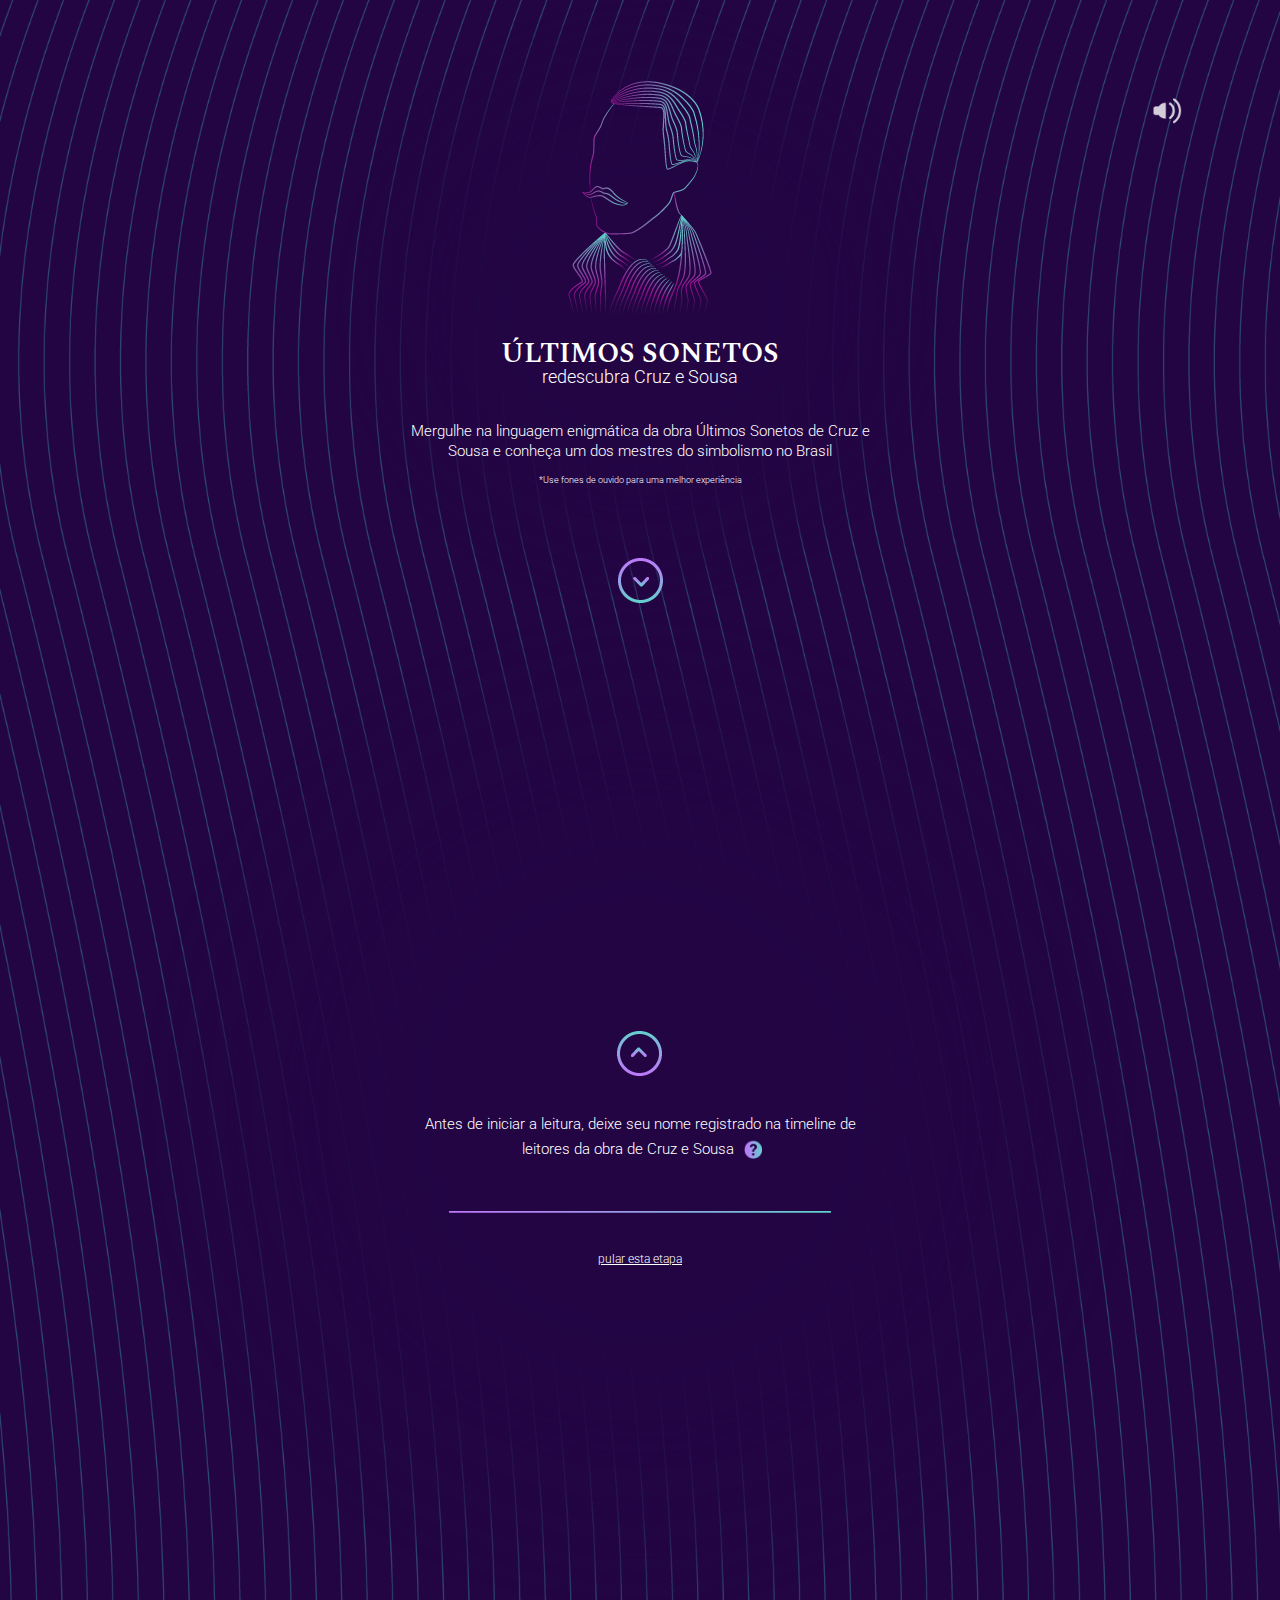
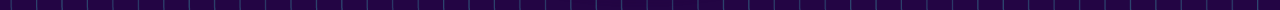
<file: index.html>
<!DOCTYPE html>
<html lang="pt-br">

<head>
  <meta charset="UTF-8" />
  <title>Últimos Sonetos</title>
  <link rel="stylesheet" href="css/general.css">
  <link href="https://fonts.googleapis.com/css?family=Spectral:300,300i,400,400i,500,500i,600,600i,700,700i,800" rel="stylesheet">
  <link href="https://fonts.googleapis.com/css?family=Roboto:300,400,400i,500,700" rel="stylesheet">
</head>

<body>
  <div class="container">
    <iframe src="audio/satie-n1.mp3" allow="autoplay" id="iframe-satie-n1"></iframe>

    <a class="sound"></a>
    <section class="home">
      <article class="intro" id="intro">
        <img src="images/gradiente.png" alt="Cruz e Sousa">
        <h1>Últimos Sonetos</h1>
        <h2>redescubra Cruz e Sousa</h2>
        <p>Mergulhe na linguagem enigmática da obra Últimos Sonetos de Cruz e Sousa e conheça um dos mestres do
          simbolismo no Brasil</p>
        <small>*Use fones de ouvido para uma melhor experiência</small>
        <a href="#guestbook" class="next bottom scroll"></a>
      </article>
    </section>

    <section class="guestbook">
      <article class="intro" id="guestbook">
        <a href="#intro" class="next top scroll"></a>
        <form action="" autocomplete="off" >
          <label for="name">Antes de iniciar a leitura, deixe seu nome registrado na timeline de leitores da obra de
            Cruz e Sousa
            <div class="btn btn-primary tooltip">
              <div class="right">
                <p>A timeline funciona como um livro de visitas do site, é uma forma de deixar sua marca registrada
                  junto aos outros leitores de Cruz e Sousa!</p>
                <i></i>
              </div>
            </div>
          </label>

          <input type="text" id="name" name="name" />
        </form>
        <a href="chapter1.html" class="ignore">pular esta etapa</a>
        <a href="chapter1.html" class="start-reading hidden">iniciar leitura</a>
      </article>
    </section>
  </div>

  <script src="js/jquery-3.3.1.min.js"></script>
  <script src="js/main.js"></script>
</body>

</html>
</file>
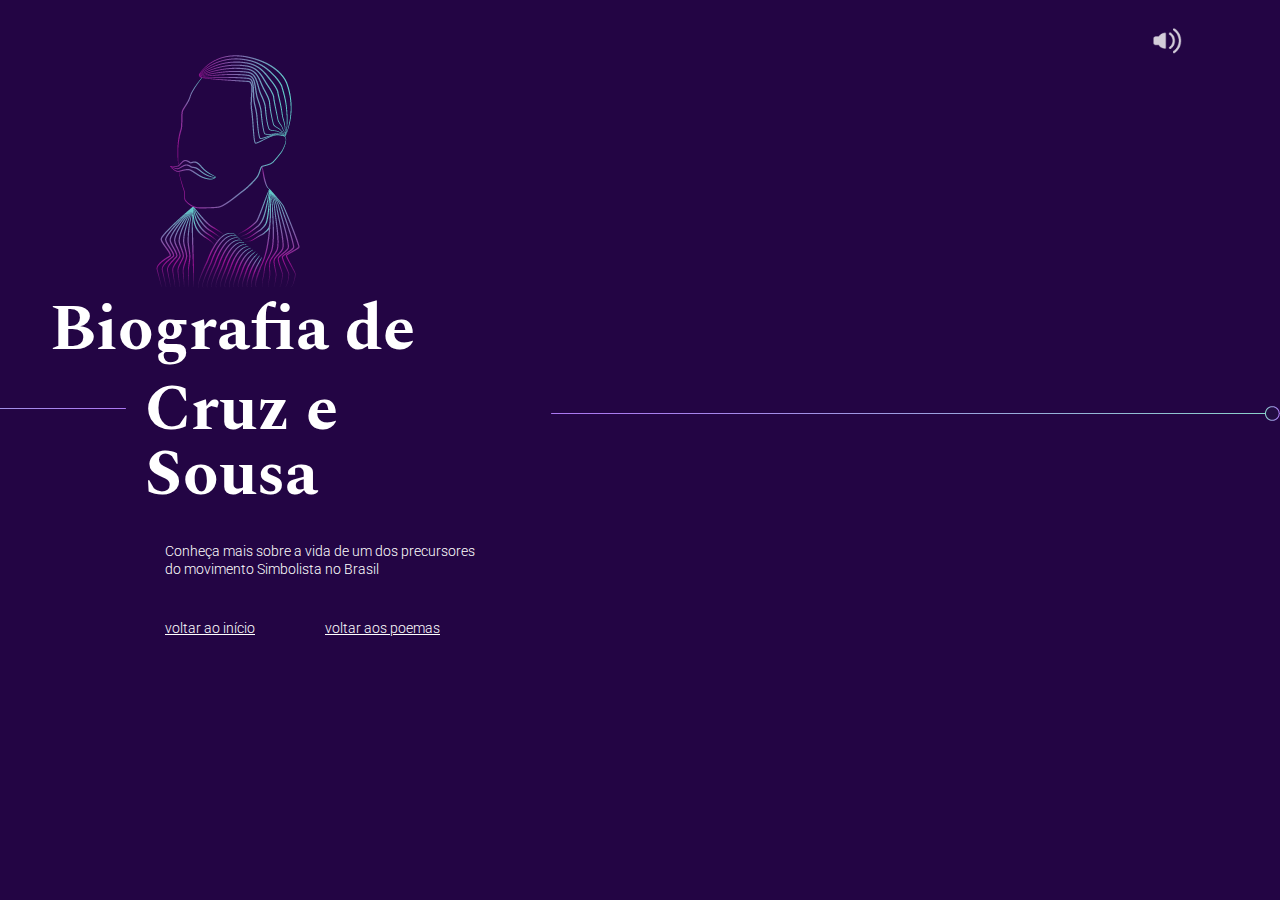
<file: bio.html>
<!DOCTYPE html>
<html lang="pt-br">

<head>
  <meta charset="UTF-8" />
  <title>Últimos Sonetos</title>
  <link rel="stylesheet" href="css/general.css">
  <link href="https://fonts.googleapis.com/css?family=Spectral:300,300i,400,400i,500,500i,600,600i,700,700i,800" rel="stylesheet">
  <link href="https://fonts.googleapis.com/css?family=Roboto:300,400,400i,500,700" rel="stylesheet">
</head>

<body class="bio-body">
  <div class="timeline"></div>
  <div class="container container-flex">
          <iframe src="audio/satie-n1.mp3" allow="autoplay" id="iframe-satie-n3"></iframe>
    <a href="#" class="sound"></a>
    <section class="bio-introduce">
      <img src="images/gradiente.png" alt="Gradient" />
      <h1 class="main-title">Biografia de</h1>
      <h1 class="main-title part-2">Cruz e Sousa</h1>

      <p>Conheça mais sobre a vida de um dos precursores <br>
        do movimento Simbolista no Brasil</p>
      <ul class="menu">
        <li>
          <a href="index.html" class="back-home">voltar ao início</a>
        </li>
        <li>
          <a href="chapter3.html" class="back-home">voltar aos poemas</a>
        </li>
      </ul>
  </div>

  <div class="years-info">
    <section class="year-info">
      <h2 class="year-info-number">1861</h2>
      <div>
        <h3 class="year-info-title">Nascimento de Cruz e Sousa na Ilha Nossa Senhora do Desterro, atual Florianópolis</h3>
        <p>João da Cruz e Sousa nasceu em 24 de novembro de 1861, dia de São Jõao da Cruz, de quem proveio seu nome.
          Era filho de Guilherme, mestre-pedreiro escravo, e de Carolina Eva da Conceição, lavadeira, que trabalhavam
          para Guilherme Xavier de Sousa e Clarinda Fagundes de Sousa, deles recebendo o sobrenome Sousa. Não tendo
          filhos, o casal acolheu o pequeno João e, desde seus 4 anos, Dª Clarinda o alfabetizou. João da Cruz abraçou
          os estudos e, desde jovem, vislumbrou na poesia/arte um modo de projetar-se, de ascender socialmente.</p> 
      </div>

      <div class="info-image">
        <img src="images/santa-catarina.png" alt="Santa Catarina" />
      </div>
    </section>

    <section class="year-info">
      <h2 class="year-info-number">1883</h2>
      <div>
          <h3 class="year-info-title">Inicia suas atividades no jornalismo e na literatura e ajuda a fundar a “Escola
        Nova”</h3>
        <p>Buscou aparecer em várias atividades, no jornalismo e na literatura, redatoriando jornais como Colombo -
          Periódico Crítico e Literário; O Moleque, periódico crítico e rebelde que sobreviveu apenas um ano e Tribuna
          Popular, destacada folha literária, época em que estreitou amizade com Virgílio Várzea, com quem, igualmente,
          desenvolveu suas aspirações literárias, iniciando ambos a "Escola Nova", reação contra os românticos, para
          implantar o Realismo/Parnasianismo, a partir de 1883.</p>
        </div>

      <div class="info-link">
        <p>Leia as revistas O Moleque através do Biblioteca Digital da Universidade Federal de Santa Catarina:</p>
        <a target="_blank" href="https://www.literaturabrasileira.ufsc.br/documentos/?id=214425&locale=pt_BR" class="ler-o-moleque">Ler o moleque</a>
      </div>
    </section>

    <section class="year-info">
      <h2 class="year-info-number">1885</h2>
      <div>
        <h3 class="year-info-title">Publica sua primeira obra:Tropos e Fantasias</h3>
        <p>Cruz e Sousa empregou-se como "ponto", na Companhia Dramática Moreira de Vasconcelos, percorrendo grande
          parte do Brasil, enquanto compõe versos e escritos abolicionistas. Em 1885, Cruz e Sousa com Virgílio Várzea
          estreiam em livro com Tropos e Fantasias, em cuja capa Cruz anuncia mais quatro livros.</p>
      </div>

      <div class="info-link">
        <p>Leia a obra completa através do Biblioteca Digital da Universidade Federal de Santa Catarina:</p>
        <a target="_blank" href="https://www.literaturabrasileira.ufsc.br/documentos/?id=142669" class="ler-tropos-e-fantasias">Ler tropos e fantasias</a>
      </div>
    </section>

    <section class="year-info">
      <h2 class="year-info-number">1889</h2>
      <div>
        <h3 class="year-info-title">Muda-se para o Rio de Janeiro</h3>
        <p>Na Província, o ambiente cultural era reduzido demais para quem aspirasse a maiores ideais. Assim, em 1889,
          Cruz e Sousa tentou uma primeira estadia no Rio de Janeiro, mas não logrou sobreviver no jornalismo. Na sua
          Desterro, no entanto, não vislumbrava futuro. Em agosto de 1890 falece sua mãe Carolina e no fim do ano
          transfere-se definitivamente para a recém tornada Capital da República. Através de amigos, obtém emprego no
          jornal Cidade do Rio.</p>
      </div>

      <div class="info-image">
        <img src="images/rio-de-janeiro.png" alt="Rio de Janeiro" />
      </div>
    </section>

    <section class="year-info">
      <h2 class="year-info-number">1893</h2>
      <div>
        <h3 class="year-info-title">Publica Missal e Broquéis</h3>
        <p>1893 é seu ano decisivo. Domingos de Magalhães publica dois livros seus: a prosa de Missal e os poemas de
          Broquéis. Seu poema constituía a mais elevada expressão dos novos, consubstanciando uma nova escola - o
          Simbolismo. Entretanto, esse entusiasmo do grupo dos novos não era compartilhado pela sociedade, exigindo do
          poeta abnegação e persistência. No final do ano, casou-se com Gavita Rosa Gonçalves.</p>
      </div>
      <div class="info-link">
        <p>Leia as obras completas através do Portal do Domínio Público:</p>
        <div class="flex-container">
          <a target="_blank" href="http://www.dominiopublico.gov.br/pesquisa/DetalheObraForm.do?select_action=&co_obra=1748" class="ler-missais">Ler Missal</a>
          <a target="_blank" href="http://www.dominiopublico.gov.br/pesquisa/DetalheObraForm.do?select_action=&co_obra=16613" class="ler-broqueis">Ler Broquéis</a>
        </div>
      </div>
    </section>

    <section class="year-info">
      <h2 class="year-info-number">1897</h2>
      <div>
        <h3 class="year-info-title">Muda-se para Minas Gerais para cuidar da sua saúde</h3>
        <p>Seu drama tornava-se insuperável: excluído da boa sociedade; excluído das redações jornalísticas não
          reconhecido em sua arte poética. Em família, a pobreza rondava o lar. Casado, logo nasceu-lhe o primeiro
          filho, depois o segundo. As doenças - de subnutrição - sucediam-se. Nasceu o terceiro filho e a esposa
          perdeu, por seis meses, o controle da mente. Dois filhos morrem. Enquanto tal sucedia, Cruz e Sousa escreveu
          os poemas que constituem o ápice da sua criação: Faróis e Últimos Sonetos. Esperando o quarto filho, em fins
          de 1897, declara-se a tuberculose. O poeta busca, enfim, melhora nas montanhas mineiras.</p>
      </div>
      <div class="info-image">
        <img src="images/minas-gerais.png" alt="Minas Gerais">
      </div>
    </section>

    <section class="year-info">
      <h2 class="year-info-number">1898</h2>
      <div>
        <h3 class="year-info-title">Morte de Cruz e Sousa e publicaçãode Faróis e Últimos Sonetos</h3>
        <p>Ainda em Minas Gerais, em 19 de março de 1898, morre Cruz e Sousa e seu corpo é transportado para o Rio de
          Janeiro. Nestor Vitor promoveu a edição de Faróis, no Rio de Janeiro, em 1900, com auxílio de Gustavo
          Santiago e Olieira Gomes. Em 1905, também Nestor Vitor, residindo em Paris, publicou Últimos Sonetos.</p>
      </div>
      <div class="info-link">
        <p>Leia as obras completas através do Portal do Domínio Público:</p>
        <div class="flex-container">
          <a target="_blank" href="http://www.dominiopublico.gov.br/pesquisa/DetalheObraForm.do?select_action=&co_obra=16614" class="ler-farois">Ler Faróis</a>
          <a target="_blank" href="http://www.dominiopublico.gov.br/pesquisa/DetalheObraForm.do?select_action=&co_obra=2090" class="ler-ultimos-sonetos">Ler Últimos Sonetos</a>
        </div>
      </div>
    </section>
  </div>
  <script src="js/jquery-3.3.1.min.js"></script>
  <script src="js/main.js"></script>
</body>

</html>
</file>
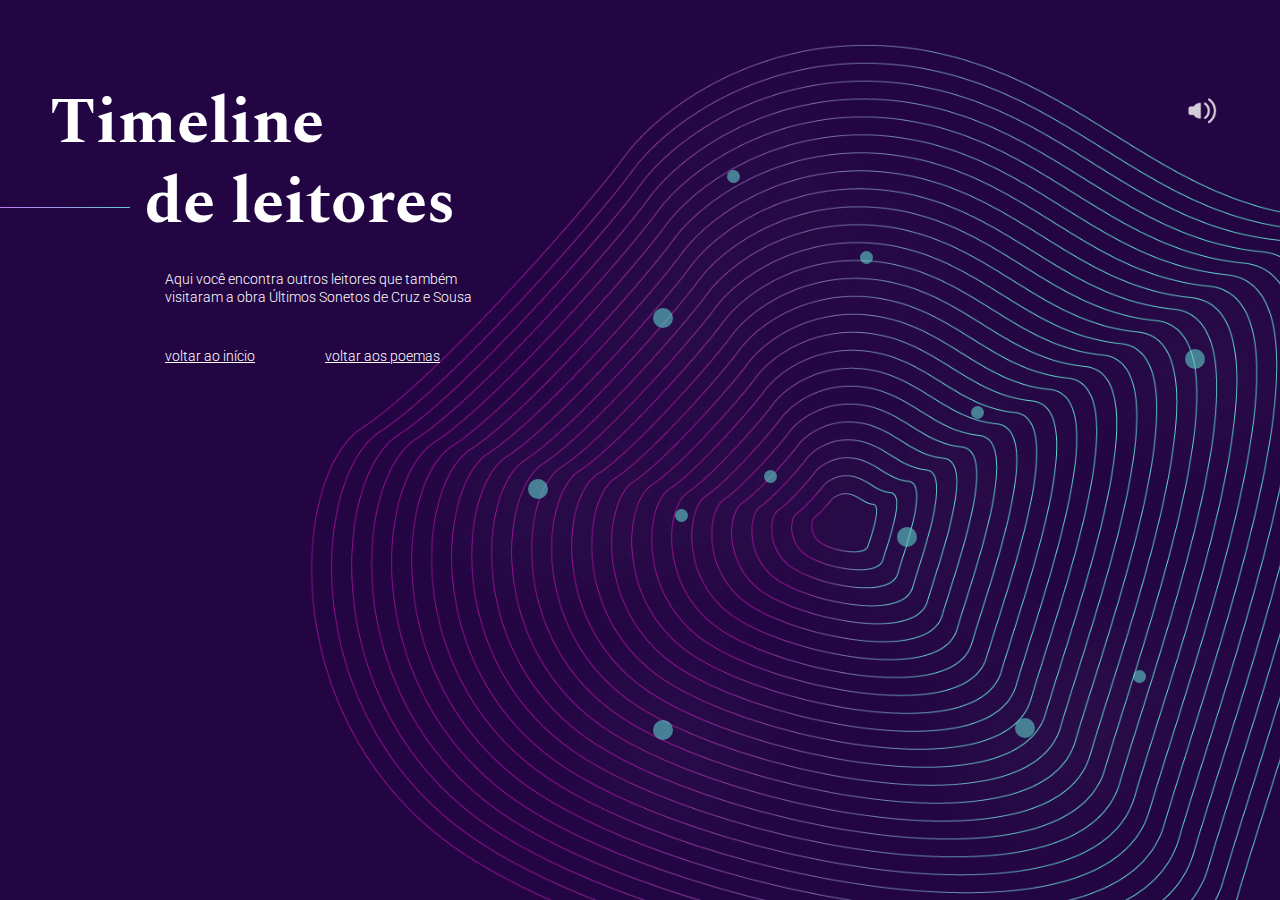
<file: timeline.html>
<!DOCTYPE html>
<html lang="pt-br">

<head>
  <meta charset="UTF-8" />
  <title>Últimos Sonetos</title>
  <link rel="stylesheet" href="css/general.css">
  <link href="https://fonts.googleapis.com/css?family=Spectral:300,300i,400,400i,500,500i,600,600i,700,700i,800" rel="stylesheet">
  <link href="https://fonts.googleapis.com/css?family=Roboto:300,400,400i,500,700" rel="stylesheet">
</head>

<body class="bio-body timeline-body">
  <div class="container container-flex">
    <iframe src="audio/satie-n1.mp3" allow="autoplay" id="iframe-satie-n3"></iframe>
    <a href="#" class="sound"></a>
    <section class="bio-introduce">
      <h1 class="main-title">Timeline </h1>
      <h1 class="main-title part-2">de leitores</h1>

      <p>Aqui você encontra outros leitores que também <br>
        visitaram a obra <i>Últimos Sonetos</i> de Cruz e Sousa</p>
      <ul class="menu">
        <li>
          <a href="index.html" class="back-home">voltar ao início</a>
        </li>
        <li>
          <a href="chapter3.html" class="back-home">voltar aos poemas</a>
        </li>
      </ul>
    </section>
    <section class="main-timeline">
      <article class="user user1">            
        <div class="more-info right">
          <i>Malu</i>
          <p>Visitou a obra de Cruz e Sousa em 21/11/2018</p>
        </div>
      </article>
      <article class="user user2">
        <div class="more-info right">
          <i>Vitor Ferreira</i>
          <p>Visitou a obra de Cruz e Sousa em 21/11/2018</p>
        </div>
      </article>
      <article class="user user3">
        <div class="more-info right">
          <i>Ana Mendes</i>
          <p>Visitou a obra de Cruz e Sousa em 20/11/2018</p>
        </div>
      </article>
      <article class="user user4">
        <div class="more-info right">
          <i>Pedro Silva</i>
          <p>Visitou a obra de Cruz e Sousa em 20/11/2018</p>
        </div>
      </article>
      <article class="user user5">
        <div class="more-info right">
          <i>Luiz Almeida</i>
          <p>Visitou a obra de Cruz e Sousa em 19/11/2018</p>
        </div>
      </article>
      <article class="user user6">
        <div class="more-info right">
          <i>Patrícia Souza</i>
          <p>Visitou a obra de Cruz e Sousa em 19/11/2018</p>
        </div>
      </article>
      <article class="user user7">
        <div class="more-info right">
          <i>Sabrina Rodrigues</i>
          <p>Visitou a obra de Cruz e Sousa em 19/11/2018</p>
        </div>
      </article>
      <article class="user user8">
        <div class="more-info right">
          <i>Dora Santos</i>
          <p>Visitou a obra de Cruz e Sousa em 18/11/2018</p>
        </div>
      </article>
      <article class="user user9">
        <div class="more-info right">
          <i>Henrique Costa</i>
          <p>Visitou a obra de Cruz e Sousa em 17/11/2018</p>
        </div>
      </article>
      <article class="user user10">
        <div class="more-info right">
          <i>Letícia de Oliveira</i>
          <p>Visitou a obra de Cruz e Sousa em 16/11/2018</p>
        </div>
      </article>
      <article class="user user11">
        <div class="more-info right">
          <i>Natália Carvalho</i>
          <p>Visitou a obra de Cruz e Sousa em 16/11/2018</p>
        </div>
      </article>
      <article class="user user12">
        <div class="more-info right">
          <i>Eduardo Castro</i>
          <p>Visitou a obra de Cruz e Sousa em 15/11/2018</p>
        </div>
      </article>
    </section>
  </div>

  </div>
  <script src="js/jquery-3.3.1.min.js"></script>
  <script src="js/main.js"></script>
</body>

</html>
</file>
<file: css/general.css>
/* http://meyerweb.com/eric/tools/css/reset/
   v2.0 | 20110126
   License: none (public domain)
*/
html, body, div, span, applet, object, iframe,
h1, h2, h3, h4, h5, h6, p, blockquote, pre,
a, abbr, acronym, address, big, cite, code,
del, dfn, em, img, ins, kbd, q, s, samp,
small, strike, strong, sub, sup, tt, var,
b, u, i, center,
dl, dt, dd, ol, ul, li,
fieldset, form, label, legend,
table, caption, tbody, tfoot, thead, tr, th, td,
article, aside, canvas, details, embed,
figure, figcaption, footer, header, hgroup,
menu, nav, output, ruby, section, summary,
time, mark, audio, video {
  margin: 0;
  padding: 0;
  border: 0;
  font-size: 100%;
  font: inherit;
  vertical-align: baseline;
}

/* HTML5 display-role reset for older browsers */
article, aside, details, figcaption, figure,
footer, header, hgroup, menu, nav, section {
  display: block;
}

body {
  line-height: 1;
}

ol, ul {
  list-style: none;
}

blockquote, q {
  quotes: none;
}

blockquote:before, blockquote:after,
q:before, q:after {
  content: "";
  content: none;
}

table {
  border-collapse: collapse;
  border-spacing: 0;
}

html, body {
  width: 100%;
  margin: 0;
}

#bm {
  width: 100%;
  height: 300px;
}

@keyframes lines {
  0% {
    background-position: 0 0;
  }
  100% {
    background-position: 0 -1000px;
  }
}
@keyframes lineshorizontal {
  0% {
    background-position: 0 0;
  }
  100% {
    background-position: -1000px 0;
  }
}
@keyframes showLineByLine {
  100% {
    opacity: 1;
  }
}
.info-link a {
  -webkit-transform: perspective(1px) translateZ(0);
  transform: perspective(1px) translateZ(0);
  box-shadow: 0 0 1px rgba(0, 0, 0, 0);
  position: relative;
  -webkit-transition-duration: 0.3s;
  transition-duration: 0.3s;
  -webkit-transition-property: transform;
  transition-property: transform;
}
.info-link a:before {
  pointer-events: none;
  position: absolute;
  z-index: -1;
  content: "";
  top: 100%;
  left: 5%;
  height: 10px;
  width: 90%;
  opacity: 0;
  background: -webkit-radial-gradient(center, ellipse, rgba(0, 0, 0, 0.35) 0%, rgba(0, 0, 0, 0) 80%);
  background: radial-gradient(ellipse at center, rgba(0, 0, 0, 0.35) 0%, rgba(0, 0, 0, 0) 80%);
  -webkit-transition-duration: 0.3s;
  transition-duration: 0.3s;
  -webkit-transition-property: transform, opacity;
  transition-property: transform, opacity;
}
.info-link a:hover {
  -webkit-transform: translateY(-5px);
  transform: translateY(-5px);
}
.info-link a:hover:before {
  opacity: 1;
  -webkit-transform: translateY(5px);
  transform: translateY(5px);
}

.container {
  height: 100%;
  font-family: "Spectral";
  background-color: #230544;
  background-image: url(../images/background2.png);
  background-size: cover;
  animation: lines 10s linear infinite;
  /*nav:first-of-type {
  	position: fixed;
  	bottom: -40px;
  	left: 13%;
  	margin: 0;
  	padding: 0;
  }*/
}
.container iframe {
  display: none;
}
.container p,
.container label,
.container input,
.container a {
  font-size: 15px;
  margin-top: 35px;
  line-height: 20px;
  padding: 0 20px;
  color: #ffffff;
  font-family: "Roboto", sans-serif;
  font-weight: 300;
}
.container .intro {
  display: flex;
  align-items: center;
  flex-direction: column;
  justify-content: center;
  text-align: center;
  padding: 0 50px;
  color: #ffffff;
  width: 540px;
  height: 540px;
  border-radius: 50%;
  margin-top: 70px;
}
.container.poetry {
  background-color: #015568;
  background-image: none;
  color: #f2dcf7;
}
.container.poetry .intro {
  width: 740px;
}
.container.poetry span {
  font-size: 120px;
  color: #99c0c6;
  opacity: 0.5;
  font-weight: bold;
  position: relative;
  top: 55px;
}
.container.poetry h1,
.container.poetry h2 {
  color: #f2dcf7;
}
.container.poetry h1 {
  font-size: 75px;
  font-weight: 700;
  z-index: 1;
}
.container.poetry h2 {
  font-size: 25px;
  letter-spacing: 1.2px;
  font-weight: normal;
  margin-top: 40px;
  font-family: "Roboto";
  text-transform: uppercase;
}
.container.poetry .poem {
  display: flex;
  flex-direction: column;
  justify-content: center;
  align-items: center;
}
.container.poetry .poem p {
  font-family: "Spectral";
  font-size: 20px;
  line-height: 25px;
  margin: 200px 0;
}
.container.poetry .poem .part {
  height: 150vh;
  width: 100%;
  display: flex;
  align-items: center;
  justify-content: center;
}
.container.poetry .poem .part img {
  max-width: 100%;
}
.container.poetry .poem .part.part1 {
  margin-top: 100px;
}
.container.poetry .poem .part.part3 {
  justify-content: space-between;
}
.container.poetry .poem .part.part3 .jsgif:first-child {
  -moz-transform: scaleX(-1);
  -o-transform: scaleX(-1);
  -webkit-transform: scaleX(-1);
  transform: scaleX(-1);
  filter: FlipH;
  -ms-filter: "FlipH";
}
.container.poetry .poem .part.part4 {
  flex-direction: column;
}
.container.poetry .poem .part li {
  opacity: 0;
  font-family: "Spectral";
  font-size: 20px;
  line-height: 27px;
  color: #f2dcf7;
}
.container.poetry .poem .part.show li {
  animation: showLineByLine 2.5s ease forwards;
}
.container.poetry .poem .part.show li:nth-child(2) {
  animation-delay: 2.5s;
}
.container.poetry .poem .part.show li:nth-child(3) {
  animation-delay: 4.8s;
}
.container.poetry .poem .part.show li:nth-child(4) {
  animation-delay: 6.5s;
}
.container.chapter1 .poem1 .part1 {
  display: flex;
  justify-content: space-between;
}
.container.chapter1 .poem1 .part1 .jsgif:last-child {
  -moz-transform: scaleX(-1);
  -o-transform: scaleX(-1);
  -webkit-transform: scaleX(-1);
  transform: scaleX(-1);
  filter: FlipH;
  -ms-filter: "FlipH";
}
.container.chapter1 .poem1 .part2 {
  flex-direction: column;
  justify-content: space-around;
}
.container.chapter1 .poem1 .part2 > div {
  display: flex;
  width: 100%;
  justify-content: center;
}
.container.chapter1 .poem1 .part2 > div:last-child {
  -moz-transform: scale(-1, -1);
  -o-transform: scale(-1, -1);
  -webkit-transform: scale(-1, -1);
  transform: scale(-1, -1);
  filter: FlipV;
  -ms-filter: "FlipV";
}
.container.chapter2 {
  background-color: #001e4f;
}
.container.chapter2 .chapter {
  background-color: #001e4f;
}
.container.chapter2 .poems-nav {
  display: flex;
  justify-content: center;
}
.container.chapter2 .part1 {
  display: flex;
  flex-direction: column;
}
.container.chapter2 .part1 > div {
  display: flex;
}
.container.chapter2 .part2 {
  flex-direction: column;
  margin-top: 400px;
}
.container.chapter2 .part2 ul {
  background: #001e4f;
  z-index: 99;
}
.container.chapter2 .part2 .jsgif {
  position: relative;
  top: -200px;
}
.container.chapter2 .part3 {
  flex-direction: column;
  margin-top: 400px;
  justify-content: center;
}
.container.chapter2 .part3 > div {
  width: 100%;
  height: 386px;
  display: flex;
  justify-content: center;
  overflow: hidden;
}
.container.chapter3 {
  background-color: #26073d;
}
.container.chapter3 .chapter {
  background-color: #26073d;
}
.container.chapter3 .share-timeline {
  text-align: center;
}
.container.chapter3 .info-link {
  display: flex;
  justify-content: center;
}
.container.chapter3 .info-link .bio,
.container.chapter3 .info-link .timeline {
  background: url(../images/bg-ler-tropos-e-fantasias.png) no-repeat;
  width: 247px;
  height: 48px;
  font-weight: 500;
  font-size: 11px;
  text-transform: uppercase;
  text-decoration: none;
  letter-spacing: 2px;
  display: flex;
  align-items: center;
  justify-content: center;
  margin-right: 15px;
  padding: 0;
}
.container.chapter3 .part1,
.container.chapter3 .part2,
.container.chapter3 .part3 {
  margin-top: 200px;
  flex-direction: column;
}
.container nav {
  width: 73%;
  margin: 0 auto;
}
.container .horizontal-menu {
  border-bottom: 1px solid #99c0c6;
  display: flex;
  justify-content: space-between;
  margin: 70px auto;
  position: relative;
}
.container .horizontal-menu li {
  display: inline-block;
  margin: 0 -70px;
}
.container .horizontal-menu li a {
  text-decoration: none;
  opacity: 0;
  font-size: 12px;
  position: relative;
  padding: 50px 0;
}
.container .horizontal-menu li:after {
  content: "";
  width: 10px;
  height: 10px;
  background-color: #99c0c6;
  display: block;
  border-radius: 50%;
  position: absolute;
  top: 47px;
  left: 0;
}
.container .horizontal-menu li:first-child.active:before {
  left: 70px;
}
.container .horizontal-menu li:nth-child(2):after {
  left: 20%;
}
.container .horizontal-menu li:nth-child(3):after {
  left: 40%;
}
.container .horizontal-menu li:nth-child(3).active:before {
  left: 74px;
  background-color: #001e4f;
}
.container .horizontal-menu li:nth-child(4):after {
  left: 60%;
}
.container .horizontal-menu li:nth-child(5):after {
  left: 80%;
}
.container .horizontal-menu li:nth-child(6):after {
  left: 100%;
}
.container .horizontal-menu li:nth-child(6).active:before {
  left: 66px;
  background-color: #26073d;
}
.container .horizontal-menu .active a {
  opacity: 1;
  top: -30px;
}
.container .horizontal-menu .active:after {
  content: "";
  width: 10px;
  height: 10px;
  background-color: #99c0c6;
  display: block;
  border-radius: 50%;
  position: absolute;
  top: 46px;
  left: 11px;
}
.container .horizontal-menu .active:before {
  content: "";
  width: 30px;
  height: 30px;
  border: 1px solid #99c0c6;
  background-color: #015568;
  border-radius: 50%;
  display: block;
  top: 35px;
  position: relative;
}
.container .horizontal-menu:hover a {
  opacity: 1;
}
.container form {
  display: flex;
  flex-direction: column;
}
.container label {
  padding: 0 40px;
  margin: 35px 0;
}
.container input[type=text] {
  background-color: transparent;
  border: none;
  width: 380px;
  background: url(../images/bg-form.png) no-repeat;
  background-position: bottom;
  margin: 0 auto;
  font-style: italic;
  text-align: center;
}
.container input[type=text]:focus {
  outline: 0;
}
.container .ignore,
.container .back-home,
.container .start-reading {
  font-size: 12px;
  height: 48px;
  width: 174px;
}
.container .start-reading {
  background: url(../images/button.png) center no-repeat;
  display: flex;
  align-items: center;
  justify-content: center;
  text-transform: uppercase;
  text-decoration: none;
}

.sound {
  background: url(../images/sound.png) no-repeat;
  width: 30px;
  height: 30px;
  position: fixed;
  top: 60px;
  left: 90%;
  background-size: contain;
  opacity: 0.8;
  padding: 0;
  cursor: pointer;
  z-index: 99;
}

.sound.muted {
  background: url(../images/no-sound.png) no-repeat;
  background-size: contain;
}

.chapter {
  display: flex;
  align-items: center;
  flex-direction: column;
  justify-content: center;
  text-align: center;
  height: 100%;
  background-color: #015568;
  background-image: url(../images/background31.png);
  animation: lineshorizontal 20s linear infinite;
  background-size: cover;
  height: 100vh;
}

.home {
  background: url(../images/bg-logo.png) no-repeat;
  background-position: center;
  background-size: contain;
  display: flex;
  align-items: center;
  flex-direction: column;
  justify-content: center;
  text-align: center;
  height: 100%;
}
.home h1 {
  text-transform: uppercase;
  font-size: 28px;
  font-weight: 600;
}
.home a {
  text-decoration: none;
  color: #ffffff;
}
.home h2,
.home p,
.home small,
.home label {
  font-family: "Roboto", sans-serif;
  font-weight: 300;
}
.home h2 {
  font-size: 18px;
}
.home small {
  font-size: 9px;
  margin: 15px 0 35px;
}
.home img {
  margin-bottom: 20px;
}

.guestbook {
  background: url(../images/bg-logo.png) no-repeat;
  background-position: center;
  background-size: contain;
  display: flex;
  align-items: center;
  flex-direction: column;
  justify-content: center;
  text-align: center;
  height: 1000px;
}

.next {
  background: url(../images/nav-btn.png) no-repeat;
  background-position: center;
  height: 50px;
  width: 50px;
  display: block;
}

.next.top {
  transform: rotate(180deg);
}

.next.left {
  transform: rotate(270deg);
}

.next.right {
  transform: rotate(90deg);
}

.tooltip {
  display: inline-block;
  position: relative;
  background: url(../images/bg-tooltip.png) no-repeat;
  height: 20px;
  width: 20px;
  position: relative;
  top: 5px;
  left: 5px;
  background-size: contain;
}

.tooltip .right,
.more-info.right {
  min-width: 300px;
  top: 50%;
  left: 100%;
  margin-left: 20px;
  transform: translate(0, -50%);
  padding: 8px;
  color: #ffffff;
  background-color: #130b28;
  font-weight: normal;
  border-radius: 8px;
  position: absolute;
  z-index: 99999999;
  box-sizing: border-box;
  box-shadow: 0 1px 8px rgba(0, 0, 0, 0.3);
  visibility: hidden;
  opacity: 0;
  transition: opacity 0.8s;
}
.tooltip .right p,
.more-info.right p {
  font-size: 11px;
  line-height: 16px;
  margin: 0;
}

.tooltip:hover .right {
  visibility: visible;
  opacity: 1;
}

.tooltip .right i {
  position: absolute;
  top: 50%;
  right: 100%;
  margin-top: -12px;
  width: 12px;
  height: 24px;
  overflow: hidden;
}

.tooltip .right i::after {
  content: "";
  position: absolute;
  width: 12px;
  height: 12px;
  left: 0;
  top: 50%;
  transform: translate(50%, -50%) rotate(-45deg);
  background-color: #130b28;
  box-shadow: 0 1px 8px rgba(0, 0, 0, 0.3);
}

.main-menu {
  display: flex;
  justify-content: center;
  align-items: center;
  padding: 0 0 70px;
}
.main-menu a:not(.back-home) {
  width: 46px;
  height: 48px;
  display: inline-block;
  margin: 0;
  padding: 0 8px;
}
.main-menu .fb {
  background: url(../images/fb.png) no-repeat center;
  background-size: contain;
}
.main-menu .tw {
  background: url(../images/tw.png) no-repeat center;
  background-size: contain;
}
.main-menu .wpp {
  background: url(../images/wpp.png) no-repeat center;
  background-size: contain;
}

.container .hidden {
  display: none;
}

.bio-body {
  background: #230544;
  color: #ffffff;
  font-family: Roboto, sans-serif;
}
.bio-body .sound {
  margin-top: -35px;
}
.bio-body .menu {
  display: flex;
  margin-top: 40px;
}
.bio-body .menu a {
  font-size: 14px;
  font-weight: 300;
  margin-right: 30px;
}
.bio-body a {
  color: #ffffff;
}
.bio-body .main-title,
.bio-body .year-info-number {
  font-family: Spectral, serif;
  font-size: 65px;
  font-weight: bold;
}
.bio-body .main-title.part-2 {
  margin-top: 15px;
}
.bio-body .years-info {
  display: flex;
  position: relative;
  top: 70px;
}
.bio-body .bio-introduce {
  float: left;
  padding: 50px;
  margin-right: 730px;
}
.bio-body .bio-introduce .main-title.part-2,
.bio-body .bio-introduce p,
.bio-body .bio-introduce .menu {
  margin-left: 95px;
}
.bio-body .bio-introduce img {
  margin-left: 100px;
}
.bio-body .year-info {
  flex: 0 0 600px;
  padding: 20px 120px 60px 120px;
  box-sizing: border-box;
  position: relative;
  display: flex;
  flex-direction: column;
  justify-content: space-between;
}
.bio-body .year-info .flex-container {
  display: flex;
}
.bio-body .year-info img {
  max-width: 130%;
  left: -20%;
  height: auto;
  position: relative;
}
.bio-body .year-info .year-info-number {
  position: absolute;
  transform: rotate(270deg);
  top: 60px;
  left: 0;
}
.bio-body .year-info .info-image {
  margin-top: 90px;
}
.bio-body .year-info .info-link {
  top: -75px;
  position: relative;
}
.bio-body .year-info .info-link a {
  font-weight: 500;
  font-size: 15px;
  text-transform: uppercase;
  text-decoration: none;
  letter-spacing: 2px;
  display: flex;
  align-items: center;
  justify-content: center;
  margin-top: 20px;
  margin-right: 15px;
}
.bio-body .year-info .info-link .ler-o-moleque {
  background: url(../images/bg-ler-o-moleque.png);
  width: 182px;
  height: 48px;
}
.bio-body .year-info .info-link .ler-tropos-e-fantasias {
  background: url(../images/bg-ler-tropos-e-fantasias.png);
  width: 247px;
  height: 48px;
}
.bio-body .year-info .info-link .ler-missais {
  background: url(../images/bg-ler-missais.png);
  width: 155px;
  height: 48px;
}
.bio-body .year-info .info-link .ler-broqueis {
  background: url(../images/bg-ler-broqueis.png);
  width: 167px;
  height: 48px;
}
.bio-body .year-info .info-link .ler-farois {
  background: url(../images/bg-ler-farois.png);
  width: 155px;
  height: 48px;
}
.bio-body .year-info .info-link .ler-ultimos-sonetos {
  background: url(../images/bg-ler-ultimos-sonetos.png);
  width: 238px;
  height: 48px;
}
.bio-body p {
  font-weight: 300;
  font-size: 14px;
  line-height: 18px;
}
.bio-body .year-info-title {
  font-size: 17px;
  font-weight: 500;
  margin-bottom: 15px;
}
.bio-body .timeline {
  background: url(../images/bg-timeline.png);
  width: 5189px;
  height: 31px;
  position: absolute;
  top: 390px;
  left: -225px;
}

.timeline-body {
  overflow: hidden;
}
.timeline-body .container {
  background-image: url(../images/timeline.png);
  background-repeat: no-repeat;
  animation: none;
  display: flex;
  height: 100vh;
  background-position: 300px 35px;
  background-size: 85%;
}
.timeline-body .sound {
  margin: 35px;
}
.timeline-body .bio-introduce {
  margin: 0;
  padding: 90px 50px;
}
.timeline-body .bio-introduce .main-title.part-2:before {
  content: "";
  height: 20px;
  width: 130px;
  background: url(../images/bg-timeline-title.png) no-repeat;
  display: block;
  background-position: center;
  background-origin: content-box;
  position: absolute;
  left: 0;
  margin-top: 27px;
}
.timeline-body .main-timeline {
  flex: 1;
  padding-top: 150px;
}
@keyframes pulse {
  0% {
    transform: scale(1);
  }
  100% {
    transform: scale(1.2);
  }
}
@keyframes move {
  0% {
    transform: translate(2px, 2px);
  }
  100% {
    transform: translate(0, 0);
  }
}
.timeline-body .user {
  cursor: pointer;
  background: #60D3CC;
  opacity: 0.6;
  border-radius: 50%;
  margin: 20px 30px;
  position: relative;
  -webkit-box-shadow: 10px 10px 156px 13px white;
  -moz-box-shadow: 10px 10px 156px 13px white;
  box-shadow: 10px 10px 156px 13px white;
  animation: pulse 1s ease infinite alternate;
  animation: move 1s ease infinite alternate;
}
.timeline-body .user:hover {
  animation: none;
  opacity: 0.9;
}
.timeline-body .user:hover .more-info.right {
  visibility: visible;
  opacity: 1;
}
.timeline-body .more-info.right {
  min-width: 300px;
  top: 50%;
  left: 100%;
  margin-left: 20px;
  transform: translate(0, -50%);
  padding: 15px;
  color: #ffffff;
  background-color: #130b28;
  font-weight: normal;
  border-radius: 8px;
  position: absolute;
  z-index: 99999999;
  box-sizing: border-box;
  box-shadow: 0 1px 8px rgba(0, 0, 0, 0.3);
  visibility: hidden;
  opacity: 0;
  transition: opacity 0.8s;
  font-family: "Roboto";
}
.timeline-body .more-info.right i {
  font-style: italic;
  font-size: 16px;
}
.timeline-body .more-info.right p {
  font-size: 13px;
  line-height: 16px;
  margin: 10px 0 0;
  padding: 0;
}
.timeline-body .user:nth-child(even) {
  width: 20px;
  height: 20px;
}
.timeline-body .user:nth-child(odd) {
  width: 13px;
  height: 13px;
}
.timeline-body .user1 {
  left: 21%;
}
.timeline-body .user2 {
  left: 11%;
  top: 14%;
}
.timeline-body .user3 {
  left: 39%;
  top: 1%;
}
.timeline-body .user4 {
  left: -6%;
  top: 27%;
}
.timeline-body .user5 {
  left: 54%;
  top: 12%;
}
.timeline-body .user6 {
  left: 83%;
}
.timeline-body .user7 {
  left: 14%;
  top: 16%;
}
.timeline-body .user8 {
  left: 44%;
  top: 14%;
}
.timeline-body .user9 {
  left: 26%;
  top: 1%;
}
.timeline-body .user10 {
  left: 11%;
  top: 30%;
}
.timeline-body .user11 {
  left: 76%;
  top: 18%;
}
.timeline-body .user12 {
  left: 60%;
  top: 20%;
}

.overlay {
  background: #39086b;
  /* Old browsers */
  background: -moz-radial-gradient(center, ellipse cover, #39086b 0%, #230544 100%);
  /* FF3.6-15 */
  background: -webkit-radial-gradient(center, ellipse cover, #39086b 0%, #230544 100%);
  /* Chrome10-25,Safari5.1-6 */
  background: radial-gradient(ellipse at center, #39086b 0%, #230544 100%);
  /* W3C, IE10+, FF16+, Chrome26+, Opera12+, Safari7+ */
  filter: progid:DXImageTransform.Microsoft.gradient( startColorstr="#39086b", endColorstr="#230544",GradientType=1 );
  /* IE6-9 fallback on horizontal gradient */
  visibility: visible;
  opacity: 1;
  position: fixed;
  left: 0;
  top: 0;
  width: 100%;
  height: 100vh;
  z-index: 999;
  overflow: hidden;
  -webkit-transition: all 1.5s ease-in-out;
  -moz-transition: all 1.5s ease-in-out;
  transition: all 1.5s ease-in-out;
}
.overlay h1 {
  text-transform: uppercase;
  letter-spacing: 1.5px;
  margin-bottom: 5px;
}
.overlay h1, .overlay p {
  font-family: "Roboto";
  color: #ffffff;
  text-align: center;
  font-weight: 300;
}
.overlay p {
  font-size: 12px;
}

.double-bounce1, .double-bounce2 {
  width: 40px;
  height: 40px;
  border-radius: 50%;
  background-color: #ffffff;
  opacity: 0.6;
  position: absolute;
  top: 0;
  left: 0;
  -webkit-animation: sk-bounce 2s infinite ease-in-out;
  animation: sk-bounce 2s infinite ease-in-out;
}

.double-bounce2 {
  -webkit-animation-delay: -1s;
  animation-delay: -1s;
}

@-webkit-keyframes sk-bounce {
  0%, 100% {
    -webkit-transform: scale(0);
  }
  50% {
    -webkit-transform: scale(1);
  }
}
@keyframes sk-bounce {
  0%, 100% {
    transform: scale(0);
    -webkit-transform: scale(0);
  }
  50% {
    transform: scale(1);
    -webkit-transform: scale(1);
  }
}
.spinner {
  height: 40px;
  width: 40px;
  position: relative;
  margin-top: 20px;
}

.box {
  display: flex;
  width: 50%;
  margin: 0 auto;
  justify-content: center;
  align-items: center;
  flex-direction: column;
  position: relative;
  top: 50%;
  transform: translateY(-50%);
  height: 500px;
}
.box img {
  max-width: 100px;
  margin-bottom: 20px;
}

.hide-load {
  opacity: 0;
  visibility: hidden;
}

.chapter-container {
  overflow: hidden;
}
.chapter-container.allow-scroll {
  overflow: scroll;
}

/*# sourceMappingURL=general.css.map */
</file>
